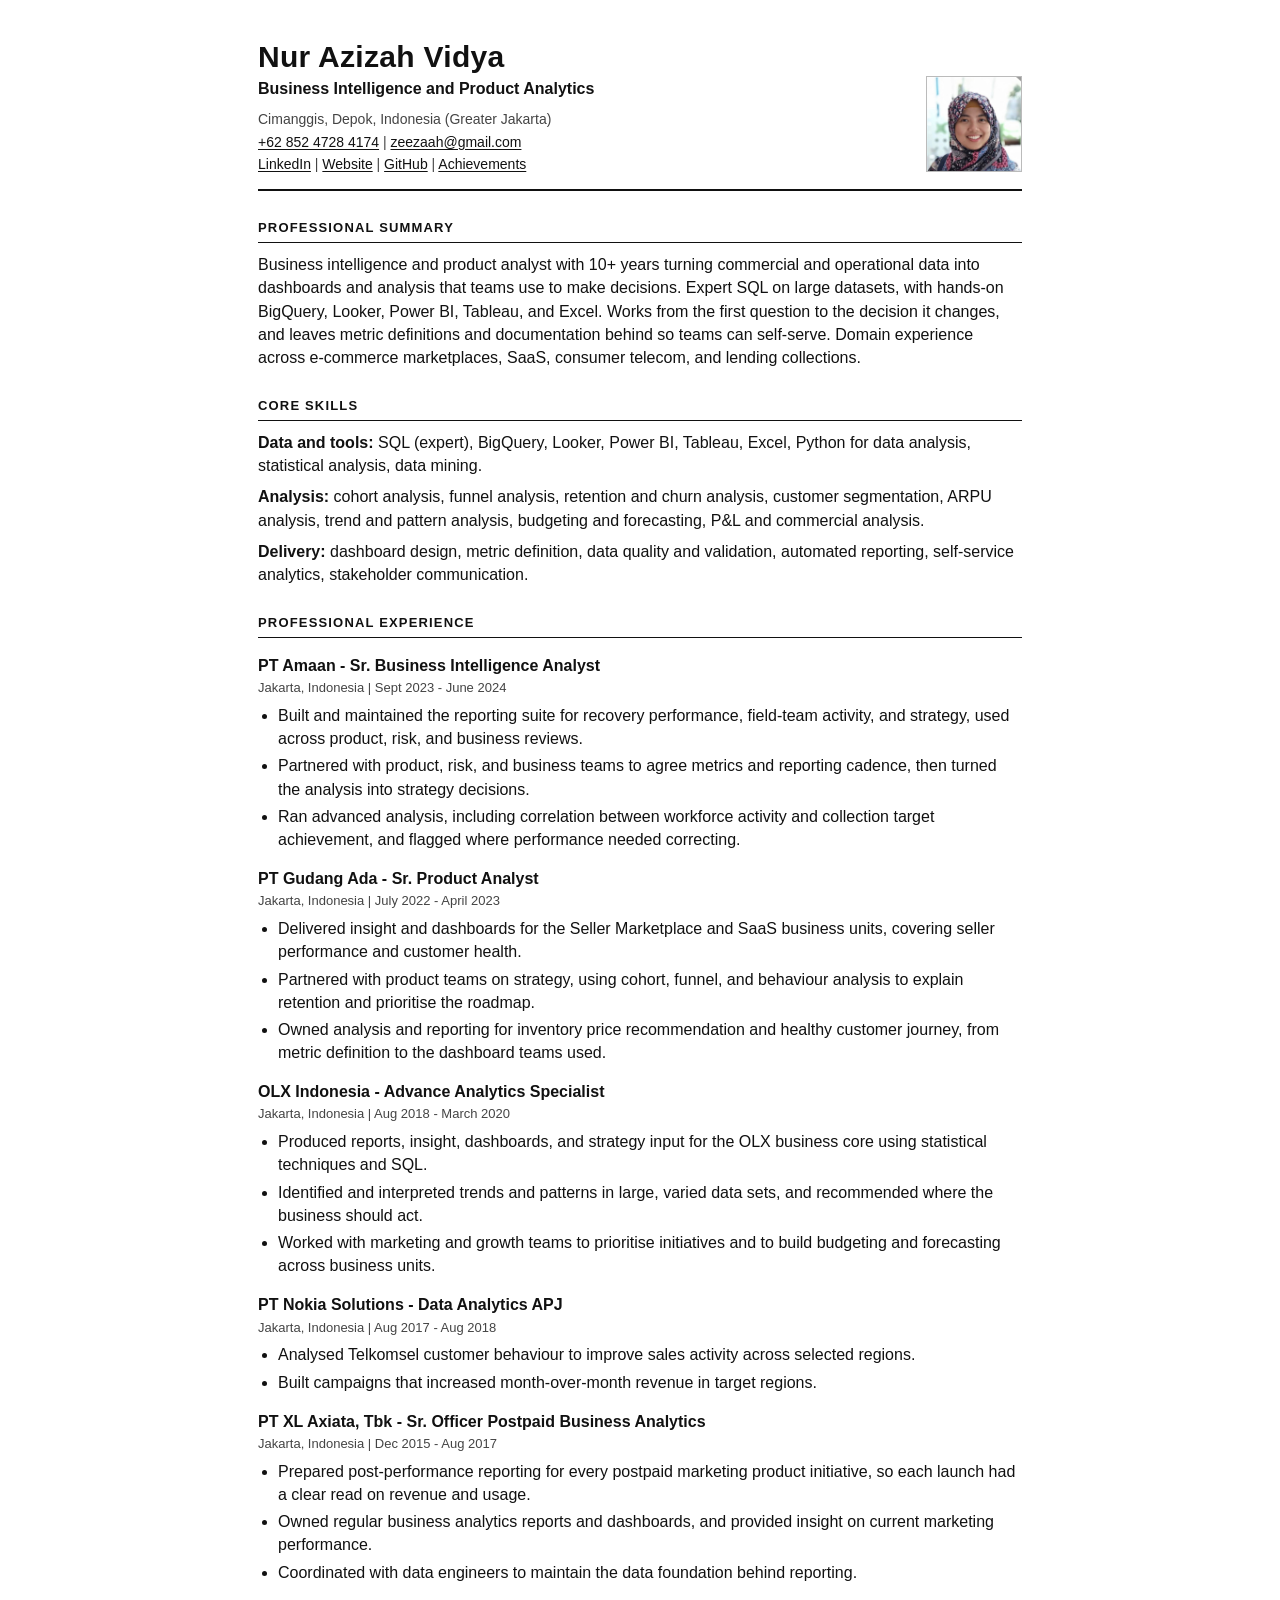
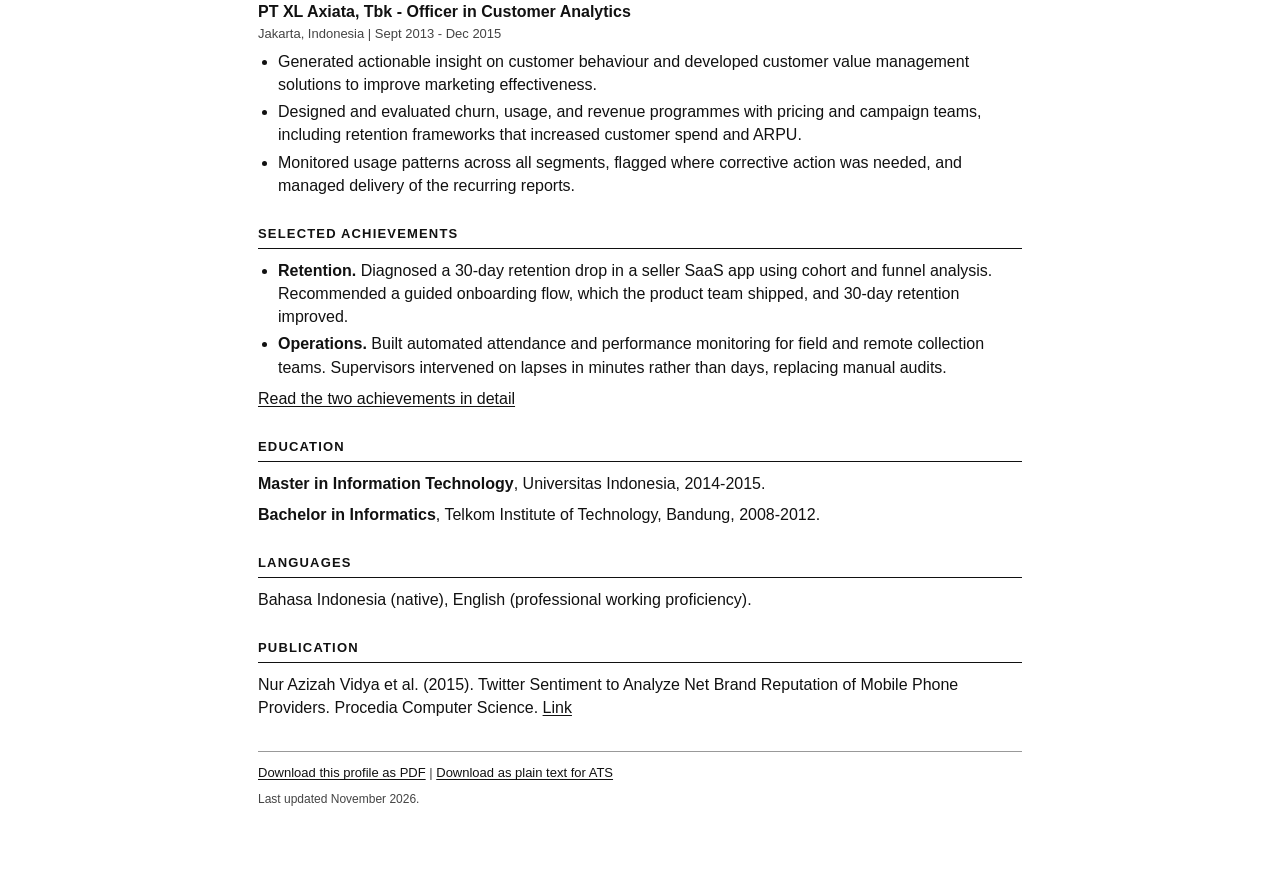
<file: index.html>
<!DOCTYPE html>
<html lang="en">
<head>
<meta charset="utf-8">
<meta name="viewport" content="width=device-width, initial-scale=1">
<title>Nur Azizah Vidya - Business Intelligence and Product Analytics</title>
<meta name="description" content="Profile of Nur Azizah Vidya, business intelligence and product analyst with 10+ years in e-commerce, SaaS, telecom, and lending.">
<link rel="stylesheet" href="assets/style.css">
</head>
<body>
<main>

<header>
  <div class="identity">
    <h1>Nur Azizah Vidya</h1>
    <p class="role">Business Intelligence and Product Analytics</p>
    <p class="contact">
      Cimanggis, Depok, Indonesia (Greater Jakarta)<br>
      <a href="tel:+6285247284174">+62 852 4728 4174</a> |
      <a href="mailto:zeezaah@gmail.com">zeezaah@gmail.com</a><br>
      <a href="https://www.linkedin.com/in/nur-azizah-vidya-11b675a6/">LinkedIn</a> |
      <a href="https://zeezaah.wordpress.com">Website</a> |
      <a href="https://github.com/zeezaah-sketch">GitHub</a> |
      <a href="achievements.html">Achievements</a>
    </p>
  </div>
  <img class="avatar" src="assets/photo.jpg" alt="Nur Azizah Vidya" width="120" height="120">
</header>

<section>
  <h2>Professional Summary</h2>
  <p>Business intelligence and product analyst with 10+ years turning commercial and operational data into dashboards and analysis that teams use to make decisions. Expert SQL on large datasets, with hands-on BigQuery, Looker, Power BI, Tableau, and Excel. Works from the first question to the decision it changes, and leaves metric definitions and documentation behind so teams can self-serve. Domain experience across e-commerce marketplaces, SaaS, consumer telecom, and lending collections.</p>
</section>

<section>
  <h2>Core Skills</h2>
  <p><strong>Data and tools:</strong> SQL (expert), BigQuery, Looker, Power BI, Tableau, Excel, Python for data analysis, statistical analysis, data mining.</p>
  <p><strong>Analysis:</strong> cohort analysis, funnel analysis, retention and churn analysis, customer segmentation, ARPU analysis, trend and pattern analysis, budgeting and forecasting, P&amp;L and commercial analysis.</p>
  <p><strong>Delivery:</strong> dashboard design, metric definition, data quality and validation, automated reporting, self-service analytics, stakeholder communication.</p>
</section>

<section>
  <h2>Professional Experience</h2>

  <article>
    <h3>PT Amaan - Sr. Business Intelligence Analyst</h3>
    <p class="meta">Jakarta, Indonesia | Sept 2023 - June 2024</p>
    <ul>
      <li>Built and maintained the reporting suite for recovery performance, field-team activity, and strategy, used across product, risk, and business reviews.</li>
      <li>Partnered with product, risk, and business teams to agree metrics and reporting cadence, then turned the analysis into strategy decisions.</li>
      <li>Ran advanced analysis, including correlation between workforce activity and collection target achievement, and flagged where performance needed correcting.</li>
    </ul>
  </article>

  <article>
    <h3>PT Gudang Ada - Sr. Product Analyst</h3>
    <p class="meta">Jakarta, Indonesia | July 2022 - April 2023</p>
    <ul>
      <li>Delivered insight and dashboards for the Seller Marketplace and SaaS business units, covering seller performance and customer health.</li>
      <li>Partnered with product teams on strategy, using cohort, funnel, and behaviour analysis to explain retention and prioritise the roadmap.</li>
      <li>Owned analysis and reporting for inventory price recommendation and healthy customer journey, from metric definition to the dashboard teams used.</li>
    </ul>
  </article>

  <article>
    <h3>OLX Indonesia - Advance Analytics Specialist</h3>
    <p class="meta">Jakarta, Indonesia | Aug 2018 - March 2020</p>
    <ul>
      <li>Produced reports, insight, dashboards, and strategy input for the OLX business core using statistical techniques and SQL.</li>
      <li>Identified and interpreted trends and patterns in large, varied data sets, and recommended where the business should act.</li>
      <li>Worked with marketing and growth teams to prioritise initiatives and to build budgeting and forecasting across business units.</li>
    </ul>
  </article>

  <article>
    <h3>PT Nokia Solutions - Data Analytics APJ</h3>
    <p class="meta">Jakarta, Indonesia | Aug 2017 - Aug 2018</p>
    <ul>
      <li>Analysed Telkomsel customer behaviour to improve sales activity across selected regions.</li>
      <li>Built campaigns that increased month-over-month revenue in target regions.</li>
    </ul>
  </article>

  <article>
    <h3>PT XL Axiata, Tbk - Sr. Officer Postpaid Business Analytics</h3>
    <p class="meta">Jakarta, Indonesia | Dec 2015 - Aug 2017</p>
    <ul>
      <li>Prepared post-performance reporting for every postpaid marketing product initiative, so each launch had a clear read on revenue and usage.</li>
      <li>Owned regular business analytics reports and dashboards, and provided insight on current marketing performance.</li>
      <li>Coordinated with data engineers to maintain the data foundation behind reporting.</li>
    </ul>
  </article>

  <article>
    <h3>PT XL Axiata, Tbk - Officer in Customer Analytics</h3>
    <p class="meta">Jakarta, Indonesia | Sept 2013 - Dec 2015</p>
    <ul>
      <li>Generated actionable insight on customer behaviour and developed customer value management solutions to improve marketing effectiveness.</li>
      <li>Designed and evaluated churn, usage, and revenue programmes with pricing and campaign teams, including retention frameworks that increased customer spend and ARPU.</li>
      <li>Monitored usage patterns across all segments, flagged where corrective action was needed, and managed delivery of the recurring reports.</li>
    </ul>
  </article>
</section>

<section>
  <h2>Selected Achievements</h2>
  <ul>
    <li><strong>Retention.</strong> Diagnosed a 30-day retention drop in a seller SaaS app using cohort and funnel analysis. Recommended a guided onboarding flow, which the product team shipped, and 30-day retention improved.</li>
    <li><strong>Operations.</strong> Built automated attendance and performance monitoring for field and remote collection teams. Supervisors intervened on lapses in minutes rather than days, replacing manual audits.</li>
  </ul>
  <p><a href="achievements.html">Read the two achievements in detail</a></p>
</section>

<section>
  <h2>Education</h2>
  <p><strong>Master in Information Technology</strong>, Universitas Indonesia, 2014-2015.</p>
  <p><strong>Bachelor in Informatics</strong>, Telkom Institute of Technology, Bandung, 2008-2012.</p>
</section>

<section>
  <h2>Languages</h2>
  <p>Bahasa Indonesia (native), English (professional working proficiency).</p>
</section>

<section>
  <h2>Publication</h2>
  <p>Nur Azizah Vidya et al. (2015). Twitter Sentiment to Analyze Net Brand Reputation of Mobile Phone Providers. Procedia Computer Science. <a href="https://www.sciencedirect.com/science/article/pii/S1877050915036200">Link</a></p>
</section>

<footer>
  <p><a href="assets/Nur_Azizah_Vidya_Resume.pdf">Download this profile as PDF</a> |
     <a href="assets/Nur_Azizah_Vidya_Resume.txt">Download as plain text for ATS</a></p>
  <p class="updated">Last updated November 2026.</p>
</footer>

</main>
</body>
</html>
</file>
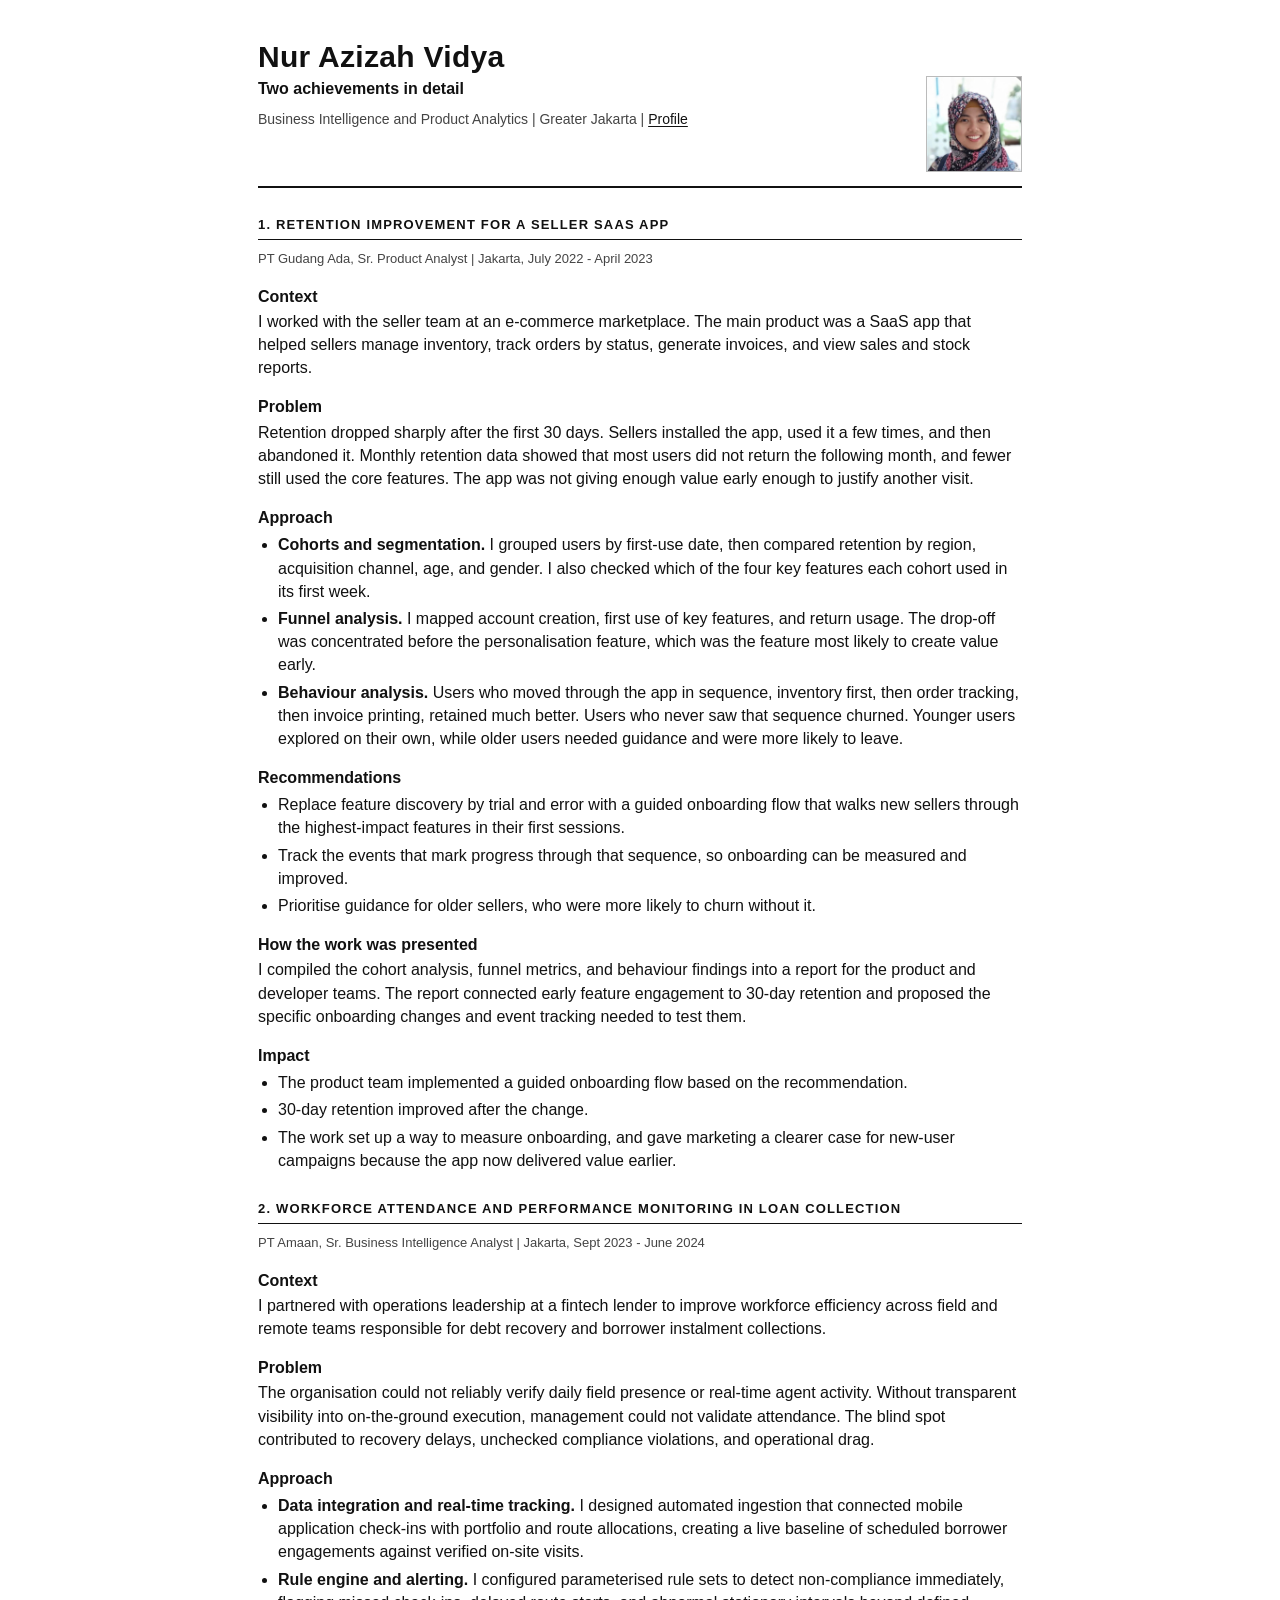
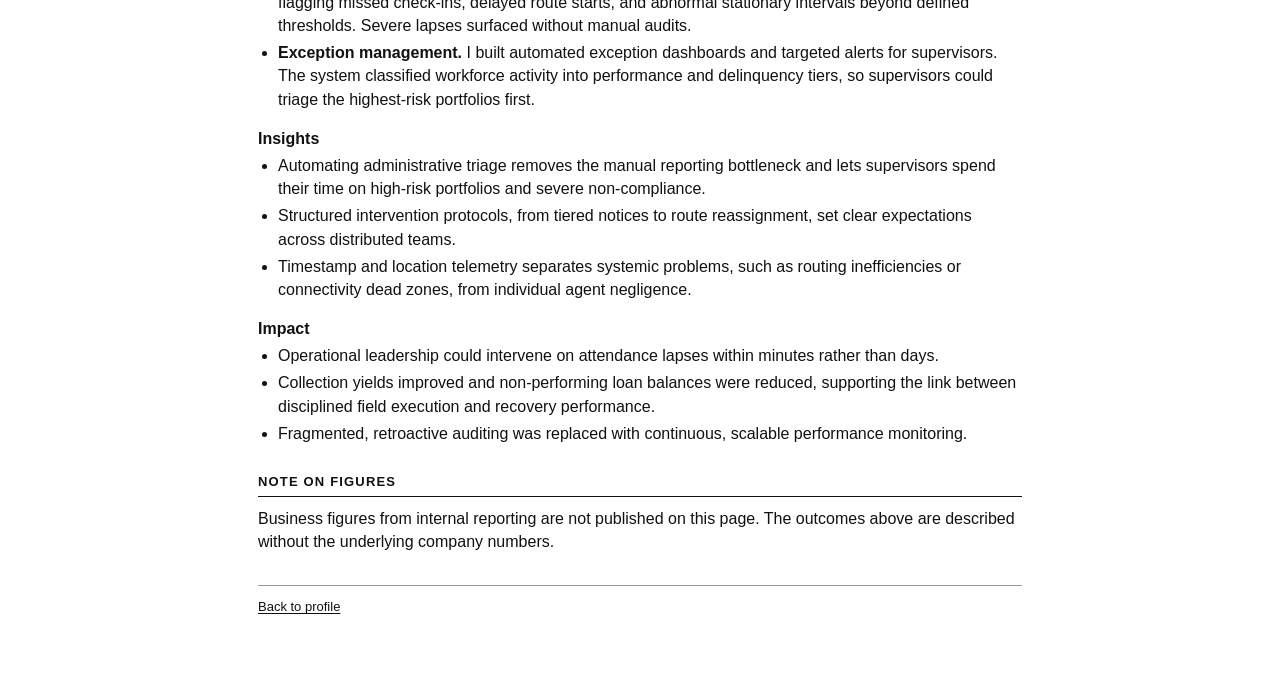
<file: achievements.html>
<!DOCTYPE html>
<html lang="en">
<head>
<meta charset="utf-8">
<meta name="viewport" content="width=device-width, initial-scale=1">
<title>Achievements - Nur Azizah Vidya</title>
<meta name="description" content="Two detailed achievements: retention improvement at Gudang Ada and workforce monitoring at PT Amaan.">
<link rel="stylesheet" href="assets/style.css">
</head>
<body>
<main>

<header>
  <div class="identity">
    <h1>Nur Azizah Vidya</h1>
    <p class="role">Two achievements in detail</p>
    <p class="contact">Business Intelligence and Product Analytics | Greater Jakarta | <a href="index.html">Profile</a></p>
  </div>
  <img class="avatar" src="assets/photo.jpg" alt="Nur Azizah Vidya" width="120" height="120">
</header>

<section>
  <h2>1. Retention improvement for a seller SaaS app</h2>
  <p class="meta">PT Gudang Ada, Sr. Product Analyst | Jakarta, July 2022 - April 2023</p>

  <h3>Context</h3>
  <p>I worked with the seller team at an e-commerce marketplace. The main product was a SaaS app that helped sellers manage inventory, track orders by status, generate invoices, and view sales and stock reports.</p>

  <h3>Problem</h3>
  <p>Retention dropped sharply after the first 30 days. Sellers installed the app, used it a few times, and then abandoned it. Monthly retention data showed that most users did not return the following month, and fewer still used the core features. The app was not giving enough value early enough to justify another visit.</p>

  <h3>Approach</h3>
  <ul>
    <li><strong>Cohorts and segmentation.</strong> I grouped users by first-use date, then compared retention by region, acquisition channel, age, and gender. I also checked which of the four key features each cohort used in its first week.</li>
    <li><strong>Funnel analysis.</strong> I mapped account creation, first use of key features, and return usage. The drop-off was concentrated before the personalisation feature, which was the feature most likely to create value early.</li>
    <li><strong>Behaviour analysis.</strong> Users who moved through the app in sequence, inventory first, then order tracking, then invoice printing, retained much better. Users who never saw that sequence churned. Younger users explored on their own, while older users needed guidance and were more likely to leave.</li>
  </ul>

  <h3>Recommendations</h3>
  <ul>
    <li>Replace feature discovery by trial and error with a guided onboarding flow that walks new sellers through the highest-impact features in their first sessions.</li>
    <li>Track the events that mark progress through that sequence, so onboarding can be measured and improved.</li>
    <li>Prioritise guidance for older sellers, who were more likely to churn without it.</li>
  </ul>

  <h3>How the work was presented</h3>
  <p>I compiled the cohort analysis, funnel metrics, and behaviour findings into a report for the product and developer teams. The report connected early feature engagement to 30-day retention and proposed the specific onboarding changes and event tracking needed to test them.</p>

  <h3>Impact</h3>
  <ul>
    <li>The product team implemented a guided onboarding flow based on the recommendation.</li>
    <li>30-day retention improved after the change.</li>
    <li>The work set up a way to measure onboarding, and gave marketing a clearer case for new-user campaigns because the app now delivered value earlier.</li>
  </ul>
</section>

<section>
  <h2>2. Workforce attendance and performance monitoring in loan collection</h2>
  <p class="meta">PT Amaan, Sr. Business Intelligence Analyst | Jakarta, Sept 2023 - June 2024</p>

  <h3>Context</h3>
  <p>I partnered with operations leadership at a fintech lender to improve workforce efficiency across field and remote teams responsible for debt recovery and borrower instalment collections.</p>

  <h3>Problem</h3>
  <p>The organisation could not reliably verify daily field presence or real-time agent activity. Without transparent visibility into on-the-ground execution, management could not validate attendance. The blind spot contributed to recovery delays, unchecked compliance violations, and operational drag.</p>

  <h3>Approach</h3>
  <ul>
    <li><strong>Data integration and real-time tracking.</strong> I designed automated ingestion that connected mobile application check-ins with portfolio and route allocations, creating a live baseline of scheduled borrower engagements against verified on-site visits.</li>
    <li><strong>Rule engine and alerting.</strong> I configured parameterised rule sets to detect non-compliance immediately, flagging missed check-ins, delayed route starts, and abnormal stationary intervals beyond defined thresholds. Severe lapses surfaced without manual audits.</li>
    <li><strong>Exception management.</strong> I built automated exception dashboards and targeted alerts for supervisors. The system classified workforce activity into performance and delinquency tiers, so supervisors could triage the highest-risk portfolios first.</li>
  </ul>

  <h3>Insights</h3>
  <ul>
    <li>Automating administrative triage removes the manual reporting bottleneck and lets supervisors spend their time on high-risk portfolios and severe non-compliance.</li>
    <li>Structured intervention protocols, from tiered notices to route reassignment, set clear expectations across distributed teams.</li>
    <li>Timestamp and location telemetry separates systemic problems, such as routing inefficiencies or connectivity dead zones, from individual agent negligence.</li>
  </ul>

  <h3>Impact</h3>
  <ul>
    <li>Operational leadership could intervene on attendance lapses within minutes rather than days.</li>
    <li>Collection yields improved and non-performing loan balances were reduced, supporting the link between disciplined field execution and recovery performance.</li>
    <li>Fragmented, retroactive auditing was replaced with continuous, scalable performance monitoring.</li>
  </ul>
</section>

<section>
  <h2>Note on figures</h2>
  <p>Business figures from internal reporting are not published on this page. The outcomes above are described without the underlying company numbers.</p>
</section>

<footer>
  <p><a href="index.html">Back to profile</a></p>
</footer>

</main>
</body>
</html>
</file>
<file: assets/style.css>
/* ATS-friendly profile: single column, standard headings, no tables or icons. */

:root {
  --ink: #111;
  --muted: #444;
  --rule: #111;
}

* { box-sizing: border-box; }

html { font-size: 16px; }

body {
  margin: 0;
  background: #fff;
  color: var(--ink);
  font-family: Arial, Helvetica, "Segoe UI", sans-serif;
  line-height: 1.45;
}

main {
  max-width: 820px;
  margin: 0 auto;
  padding: 40px 28px 56px;
}

header {
  border-bottom: 2px solid var(--rule);
  padding-bottom: 14px;
  margin-bottom: 22px;
  display: flex;
  align-items: flex-start;
  justify-content: space-between;
  gap: 24px;
}

.identity { min-width: 0; }

.avatar {
  width: 96px;
  height: 96px;
  margin-top: 36px;
  object-fit: cover;
  border: 1px solid #bbb;
  flex: 0 0 auto;
}


h1 {
  font-size: 30px;
  line-height: 1.1;
  margin: 0 0 4px;
  letter-spacing: 0.01em;
}

.role {
  font-size: 16px;
  font-weight: bold;
  margin: 0 0 8px;
}

.contact {
  font-size: 14px;
  color: var(--muted);
  margin: 0;
  line-height: 1.6;
}

h2 {
  font-size: 13px;
  text-transform: uppercase;
  letter-spacing: 0.09em;
  border-bottom: 1px solid var(--rule);
  padding-bottom: 4px;
  margin: 28px 0 10px;
}

h3 {
  font-size: 16px;
  margin: 16px 0 2px;
}

.meta {
  font-size: 13px;
  color: var(--muted);
  margin: 0 0 6px;
}

p { margin: 0 0 8px; }

ul {
  margin: 4px 0 8px;
  padding-left: 20px;
}

li { margin-bottom: 4px; }

a {
  color: var(--ink);
  text-decoration: underline;
  text-underline-offset: 2px;
}

a:hover { text-decoration-thickness: 2px; }

footer {
  border-top: 1px solid #999;
  margin-top: 32px;
  padding-top: 12px;
  font-size: 13px;
  color: var(--muted);
}

.updated { font-size: 12px; }

@media (max-width: 600px) {
  main { padding: 28px 18px 40px; }
  h1 { font-size: 25px; }
  header { gap: 14px; }
  .avatar { width: 80px; height: 80px; margin-top: 30px; }
}

@media print {
  @page { margin: 16mm 15mm; }
  body { font-size: 10.5pt; line-height: 1.35; }
  main { max-width: none; padding: 0; }
  a { color: #000; text-decoration: none; }
  footer, .avatar { display: none; }
  article { break-inside: avoid; }
  h2 { break-after: avoid; }
}
</file>
